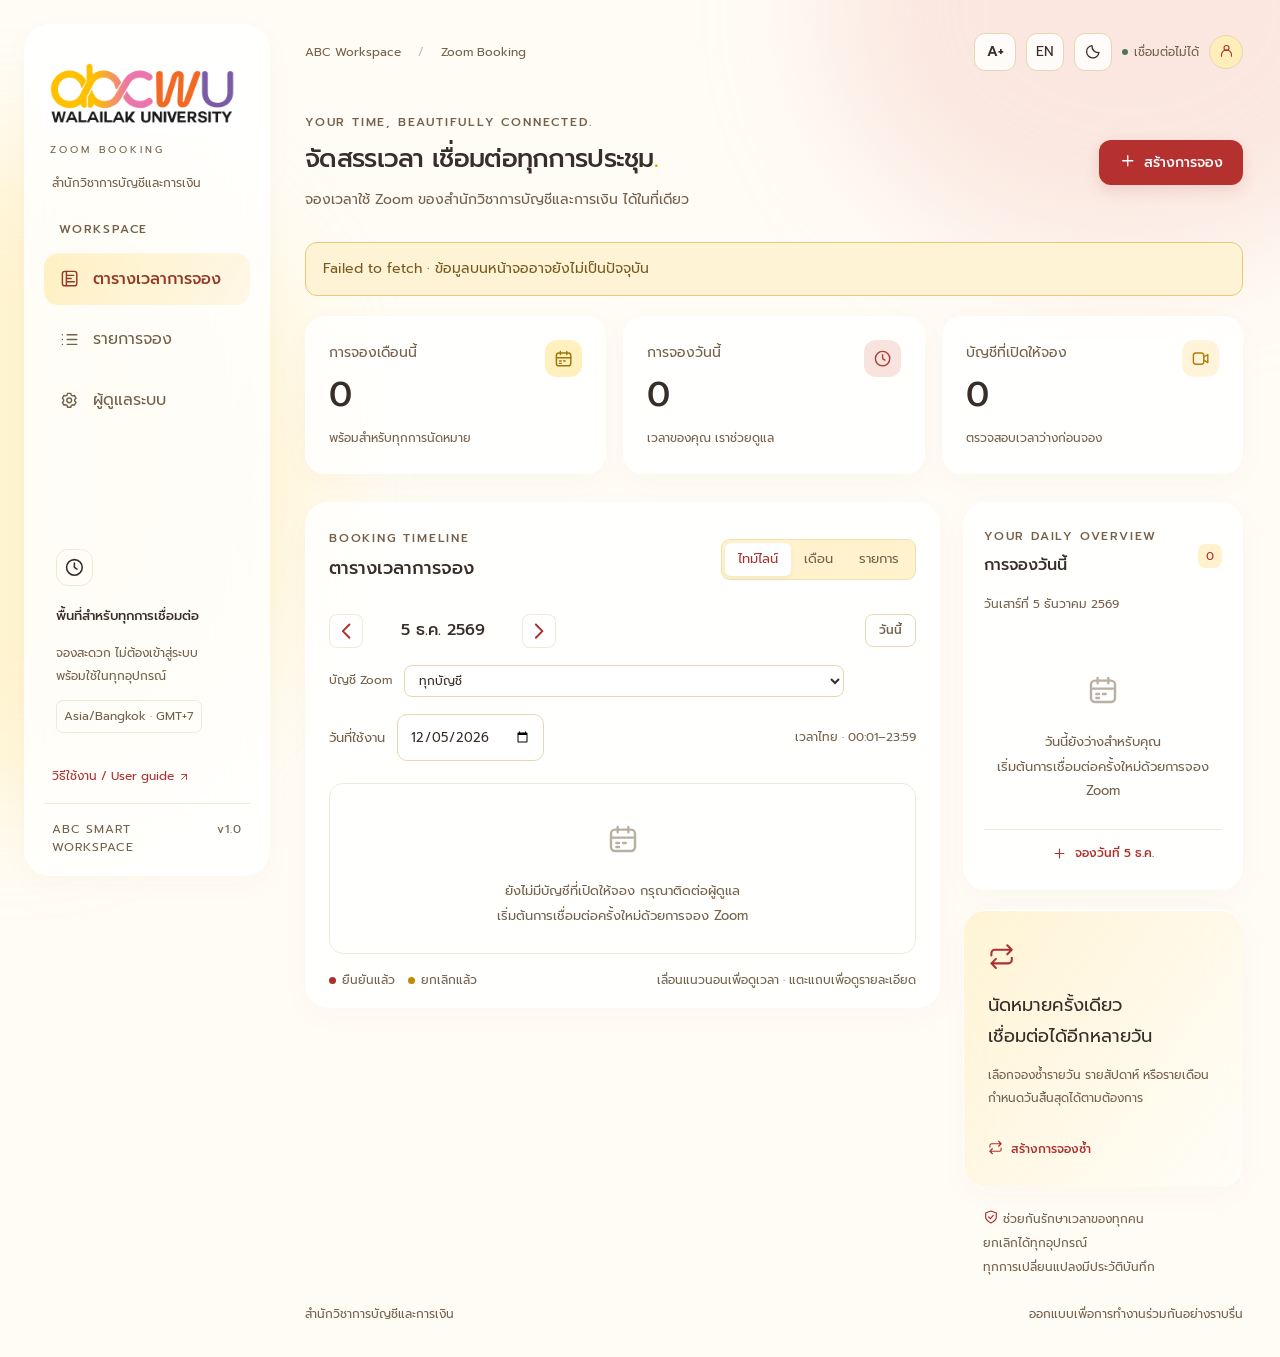
<file: index.html>
<!doctype html>
<html lang="th"><head><meta charset="utf-8"><meta name="viewport" content="width=device-width,initial-scale=1"><meta name="theme-color" content="#fff9e7"><title>ABC Zoom · ระบบจอง Zoom</title><link rel="preconnect" href="https://fonts.googleapis.com"><link rel="preconnect" href="https://fonts.gstatic.com" crossorigin><link href="https://fonts.googleapis.com/css2?family=Prompt:wght@300;400;500;600;700&display=swap" rel="stylesheet"><link rel="stylesheet" href="style.css"><script src="config.js"></script><script type="module" src="app.js"></script></head>
<body><div class="ambient one"></div><div class="ambient two"></div>
<div class="shell"><aside class="sidebar glass"><a class="brand" href="./"><span class="logo-wrap"><img class="school-logo" src="logo.png" alt="สำนักวิชาการบัญชีและการเงิน มหาวิทยาลัยวลัยลักษณ์"></span><span class="brand-sub">ZOOM BOOKING</span></a><div class="school">สำนักวิชาการบัญชีและการเงิน</div><div class="nav-label">WORKSPACE</div><nav><button class="nav active" id="nav-calendar"><span data-icon="timeline"></span> ตารางเวลาการจอง</button><button class="nav" id="nav-list"><span data-icon="list"></span> รายการจอง</button><button class="nav" id="nav-admin"><span data-icon="settings"></span> ผู้ดูแลระบบ</button></nav><div class="sidebar-bottom"><div class="mini-icon" data-icon="clock"></div><b>พื้นที่สำหรับทุกการเชื่อมต่อ</b><p>จองสะดวก ไม่ต้องเข้าสู่ระบบ<br>พร้อมใช้ในทุกอุปกรณ์</p><span class="timezone">Asia/Bangkok · GMT+7</span></div><a class="setup-link" href="setup.html">วิธีใช้งาน / User guide <span data-icon="external"></span></a><div class="version">ABC SMART WORKSPACE <span>v1.0</span></div></aside>
<main><header class="topbar"><div class="breadcrumb">ABC Workspace <span>/</span> Zoom Booking</div><div class="top-actions"><button class="utility" id="text-size" aria-label="ปรับขนาดตัวอักษร">A+</button><button class="utility" id="toggle-language" aria-label="Switch language">EN</button><button class="utility" id="toggle-theme" aria-label="สลับธีม">☾</button><span class="status" id="connection-status">กำลังเชื่อมต่อ</span><button class="avatar" id="admin-shortcut" aria-label="ผู้ดูแลระบบ"><span data-icon="user"></span></button></div></header>
<section class="heading"><div><div class="eyebrow">YOUR TIME, BEAUTIFULLY CONNECTED.</div><h1>จัดสรรเวลา เชื่อมต่อทุกการประชุม<span class="mint-dot">.</span></h1><p>จองเวลาใช้ Zoom ของสำนักวิชาการบัญชีและการเงิน ได้ในที่เดียว</p></div><button class="primary" id="new-booking"><span data-icon="plus"></span> สร้างการจอง</button></section>
<div class="notice" id="notice" hidden></div>
<section class="stats"><article class="glass stat"><div><span>การจองเดือนนี้</span><b id="stat-total">—</b><small>พร้อมสำหรับทุกการนัดหมาย</small></div><span class="stat-icon" data-icon="calendar"></span></article><article class="glass stat"><div><span>การจองวันนี้</span><b id="stat-today">—</b><small>เวลาของคุณ เราช่วยดูแล</small></div><span class="stat-icon blue" data-icon="clock"></span></article><article class="glass stat"><div><span>บัญชีที่เปิดให้จอง</span><b id="stat-accounts">—</b><small>ตรวจสอบเวลาว่างก่อนจอง</small></div><span class="stat-icon violet" data-icon="video"></span></article></section>
<div class="workspace" id="calendar-view"><section class="glass calendar-panel" id="schedule-panel"><div class="panel-header"><div><div class="eyebrow">BOOKING TIMELINE</div><h2 id="schedule-title">ตารางเวลาการจอง</h2></div><div class="segmented"><button class="selected" id="gantt-mode">ไทม์ไลน์</button><button id="month-mode">เดือน</button><button id="list-mode">รายการ</button></div></div><div class="calendar-toolbar"><div class="month-nav"><button id="prev" aria-label="เดือนก่อนหน้า"><span data-icon="left"></span></button><h3 id="month-title"></h3><button id="next" aria-label="เดือนถัดไป"><span data-icon="right"></span></button></div><button class="secondary small" id="today">วันนี้</button></div><label class="account-filter">บัญชี Zoom <select id="filter-account"><option value="">ทุกบัญชี</option></select></label><div id="gantt-view"><div class="gantt-date-row"><label for="gantt-date">วันที่ใช้งาน</label><input type="date" id="gantt-date"><span id="gantt-timezone">เวลาไทย · 00:01–23:59</span></div><div class="gantt-scroll"><div id="gantt"></div></div><div class="gantt-legend"><span><i class="legend-dot"></i> ยืนยันแล้ว</span><span><i class="legend-dot pink"></i> ยกเลิกแล้ว</span><span id="gantt-hint">เลื่อนแนวนอนเพื่อดูเวลา · แตะแถบเพื่อดูรายละเอียด</span></div></div><div id="month-view" hidden><div class="weekdays"><span>อา.</span><span>จ.</span><span>อ.</span><span>พ.</span><span>พฤ.</span><span>ศ.</span><span>ส.</span></div><div class="calendar-grid" id="calendar"></div><div class="calendar-footer"><span><i class="legend-dot"></i> มีการจอง</span><span><i class="legend-dot outline"></i> วันที่เลือก</span><small>แตะวันที่เพื่อดูรายละเอียด</small></div></div></section>
<aside class="right-column"><section class="glass daily-panel"><div class="panel-header"><div><div class="eyebrow">YOUR DAILY OVERVIEW</div><h2 id="selected-title">การจองวันนี้</h2></div><span class="count" id="day-count">0</span></div><p class="muted" id="selected-date"></p><div id="day-list"></div><button class="text-button" id="day-book"><span data-icon="plus"></span> จองในวันนี้</button></section><section class="glass tip"><span class="tip-icon" data-icon="repeat"></span><h3>นัดหมายครั้งเดียว<br>เชื่อมต่อได้อีกหลายวัน</h3><p>เลือกจองซ้ำรายวัน รายสัปดาห์ หรือรายเดือน กำหนดวันสิ้นสุดได้ตามต้องการ</p><button class="text-button" id="repeat-book"><span data-icon="repeat"></span> สร้างการจองซ้ำ</button></section><div class="privacy-note"><span data-icon="shield"></span> ช่วยกันรักษาเวลาของทุกคน<br><span>ยกเลิกได้ทุกอุปกรณ์<br>ทุกการเปลี่ยนแปลงมีประวัติบันทึก</span></div></aside></div>
<section class="glass list-panel" id="list-view" hidden><div class="panel-header"><h2>รายการจอง</h2><input id="search" type="search" placeholder="ค้นหาชื่อผู้จอง / หัวข้อ" aria-label="ค้นหารายการจอง"></div><p class="muted">รายการในเดือนที่เลือก · เวลาประเทศไทย</p><div id="all-list"></div></section>
<section class="glass admin-panel" id="admin-view" hidden><div class="panel-header"><div><div class="eyebrow">ADMINISTRATION</div><h2>ผู้ดูแลระบบ</h2></div><button class="secondary" id="logout" hidden><span data-icon="logout"></span> ออกจากระบบ</button></div><form id="login-form" class="form narrow"><p class="muted">เข้าสู่ระบบสำหรับผู้ดูแล</p><label>อีเมล<input name="email" type="email" autocomplete="username" required></label><label>รหัสผ่าน<input name="password" type="password" autocomplete="current-password" required></label><button class="primary">เข้าสู่ระบบ</button></form><div id="admin-content" hidden><div class="admin-grid"><div><div class="account-heading"><h3>จัดการบัญชี Zoom</h3><button type="button" class="secondary small" id="add-account"><span data-icon="plus"></span> เพิ่มบัญชี</button></div><p class="muted">เลือกบัญชีเพื่อแก้ไขข้อมูลสำหรับปีงบประมาณใหม่ ประวัติการจองเดิมจะยังอยู่ครบ</p><div id="account-list"></div><form id="account-form" class="form"><h4 id="account-form-title">เพิ่มบัญชี Zoom</h4><p class="field-hint" id="account-edit-hint"></p><label>รหัสบัญชี<input name="account_id" required maxlength="100" placeholder="เช่น zoom-01"></label><label>ชื่อแสดงผล<input name="branch" required maxlength="150" placeholder="เช่น Zoom สำนักวิชา 01"></label><label>ปีงบประมาณ (พ.ศ.)<input name="fiscal_year" type="number" min="2400" max="3000" placeholder="เช่น 2570"></label><label>อีเมล Zoom<input name="email" type="email" required></label><label>รหัสผ่าน Zoom (เว้นว่างเพื่อใช้ค่าเดิม)<span class="password-field"><input name="password" id="zoom-account-password" type="password" autocomplete="new-password" maxlength="200"><button class="password-toggle" type="button" id="toggle-account-password" aria-label="แสดงรหัสผ่าน"><span data-icon="eye"></span></button></span></label><label>สถานะ<select name="status"><option value="ACTIVE">เปิดให้จอง</option><option value="INACTIVE">ปิดให้จอง</option></select></label><div class="account-actions"><button class="primary" type="submit"><span data-icon="save"></span> บันทึกบัญชี</button><button class="secondary" id="reset-account" type="button">ยกเลิกการแก้ไข</button></div><p class="form-error" id="account-error" role="alert"></p></form></div><div><h3>ประวัติการเปลี่ยนแปลง</h3><p class="muted">ล่าสุด 300 รายการ · ชื่อผู้ใช้งานทั่วไปเป็นข้อมูลที่กรอกเอง<br>ผู้ดูแลที่ยืนยันแล้วจะแสดงรหัสบัญชี</p><button id="export-logs" class="secondary small"><span data-icon="download"></span> ดาวน์โหลดประวัติ JSON</button><div id="audit-list"></div></div></div></div></section>
<footer>สำนักวิชาการบัญชีและการเงิน <span>ออกแบบเพื่อการทำงานร่วมกันอย่างราบรื่น</span></footer></main></div>
<dialog id="booking-dialog"><form id="booking-form" class="form"><div class="dialog-header"><div><div class="eyebrow">LET’S MAKE TIME</div><h2>สร้างการจอง Zoom</h2></div><button type="button" class="close" data-close aria-label="ปิด"><span data-icon="close"></span></button></div><div class="form-row"><label>ชื่อผู้จอง *<input name="name" required minlength="2" maxlength="150" autocomplete="name" placeholder="ชื่อและนามสกุล"></label><label>บัญชี Zoom *<select name="account_id" required id="booking-account"></select></label></div><label>หัวข้อการใช้งาน *<input name="topic" required minlength="2" maxlength="150" placeholder="เช่น ประชุมคณะกรรมการสำนักวิชา"></label><label>วัตถุประสงค์การใช้งาน *<textarea name="purpose" required minlength="2" maxlength="500" rows="2" placeholder="รายละเอียดการประชุม / การเรียนการสอน"></textarea></label><div class="form-row three"><label>วันที่ *<input type="date" name="date" required></label><label>เวลาเริ่ม *<input type="time" name="start" min="00:01" max="23:58" value="09:00" required></label><label>เวลาสิ้นสุด *<input type="time" name="end" min="00:02" max="23:59" value="10:00" required></label></div><p class="field-hint">เวลาไทย 00:01–23:59 น. · จองข้ามวันให้แยกรายการ</p><label>การจองซ้ำ<select name="repeat" id="repeat"><option value="none">ไม่จองซ้ำ</option><option value="daily">รายวัน</option><option value="weekly">รายสัปดาห์</option><option value="monthly">รายเดือน</option></select></label><div id="repeat-options" hidden><div class="form-row"><label>ทุก ๆ<input name="interval" type="number" min="1" max="12" value="1"></label><label>สิ้นสุดวันที่<input name="until" type="date"></label></div><div id="weekdays-input" class="weekday-options" hidden></div><p class="field-hint">สูงสุด 100 ครั้ง ภายใน 180 วัน · รายเดือนจะข้ามเดือนที่ไม่มีวันตรงกัน</p><p id="repeat-summary" class="repeat-summary"></p></div><div class="form-notice">ยกเลิกได้จากทุกอุปกรณ์ เพียงกรอกชื่อผู้ยกเลิกและเหตุผล ระบบบันทึกประวัติให้ผู้ดูแลตรวจสอบ</div><p class="form-error" id="booking-error" role="alert"></p><div class="dialog-actions"><button type="button" class="secondary" data-close>กลับ</button><button class="primary" id="submit-booking">ยืนยันการจอง</button></div></form></dialog>
<dialog id="detail-dialog"><div class="dialog-header"><h2>รายละเอียดการจอง</h2><button class="close" data-close aria-label="ปิด"><span data-icon="close"></span></button></div><div id="booking-detail"></div></dialog>
<dialog id="cancel-dialog"><form id="cancel-form" class="form"><div class="dialog-header"><h2>ยกเลิกการจอง</h2><button type="button" class="close" data-close aria-label="ปิด"><span data-icon="close"></span></button></div><label>ชื่อผู้ยกเลิก *<input name="name" minlength="2" maxlength="150" required></label><label>เหตุผลที่ยกเลิก *<textarea name="reason" minlength="2" maxlength="500" required></textarea></label><label>รายการที่จะยกเลิก<select name="scope"><option value="one">เฉพาะครั้งนี้</option><option value="future">ครั้งนี้และครั้งถัดไปในชุด</option><option value="all">ทุกครั้งในชุดที่ยังไม่เริ่ม</option></select></label><p class="form-notice">บันทึกชื่อ เวลา เหตุผล และข้อมูลตรวจสอบเครือข่ายแบบแฮชในประวัติ ผู้ดูแลสามารถตรวจสอบได้</p><p class="form-error" id="cancel-error" role="alert"></p><button class="danger">ยืนยันยกเลิก</button></form></dialog>
<dialog id="receipt-dialog"><div class="dialog-header"><h2>จองสำเร็จ ✓</h2></div><p id="receipt-count"></p><p>จองสำเร็จแล้ว ยกเลิกได้ทุกอุปกรณ์โดยไม่ต้องใช้รหัส</p><div id="receipt-credentials" class="credentials"></div><p class="muted">เปิดรายการจอง กรอกชื่อผู้ยกเลิกและเหตุผล แล้วกดยืนยัน ระบบเก็บประวัติทุกครั้ง</p><div class="dialog-actions"><button class="secondary" id="download-receipt"><span data-icon="download"></span> ดาวน์โหลดหลักฐาน</button><button class="primary" data-close>เรียบร้อย</button></div></dialog>
<dialog id="credentials-dialog"><form id="credentials-form" class="form"><div class="dialog-header"><h2 data-credential-title>ข้อมูลเข้าสู่ระบบ Zoom</h2><button type="button" class="close" data-close aria-label="ปิด"><span data-icon="close"></span></button></div><button class="primary" id="reveal-credentials">เปิดดูข้อมูล</button><p id="credentials-error" class="form-error" role="alert"></p><div id="credentials-result" class="credentials" hidden></div></form></dialog><div id="toast" role="status" hidden></div></body></html>
</file>
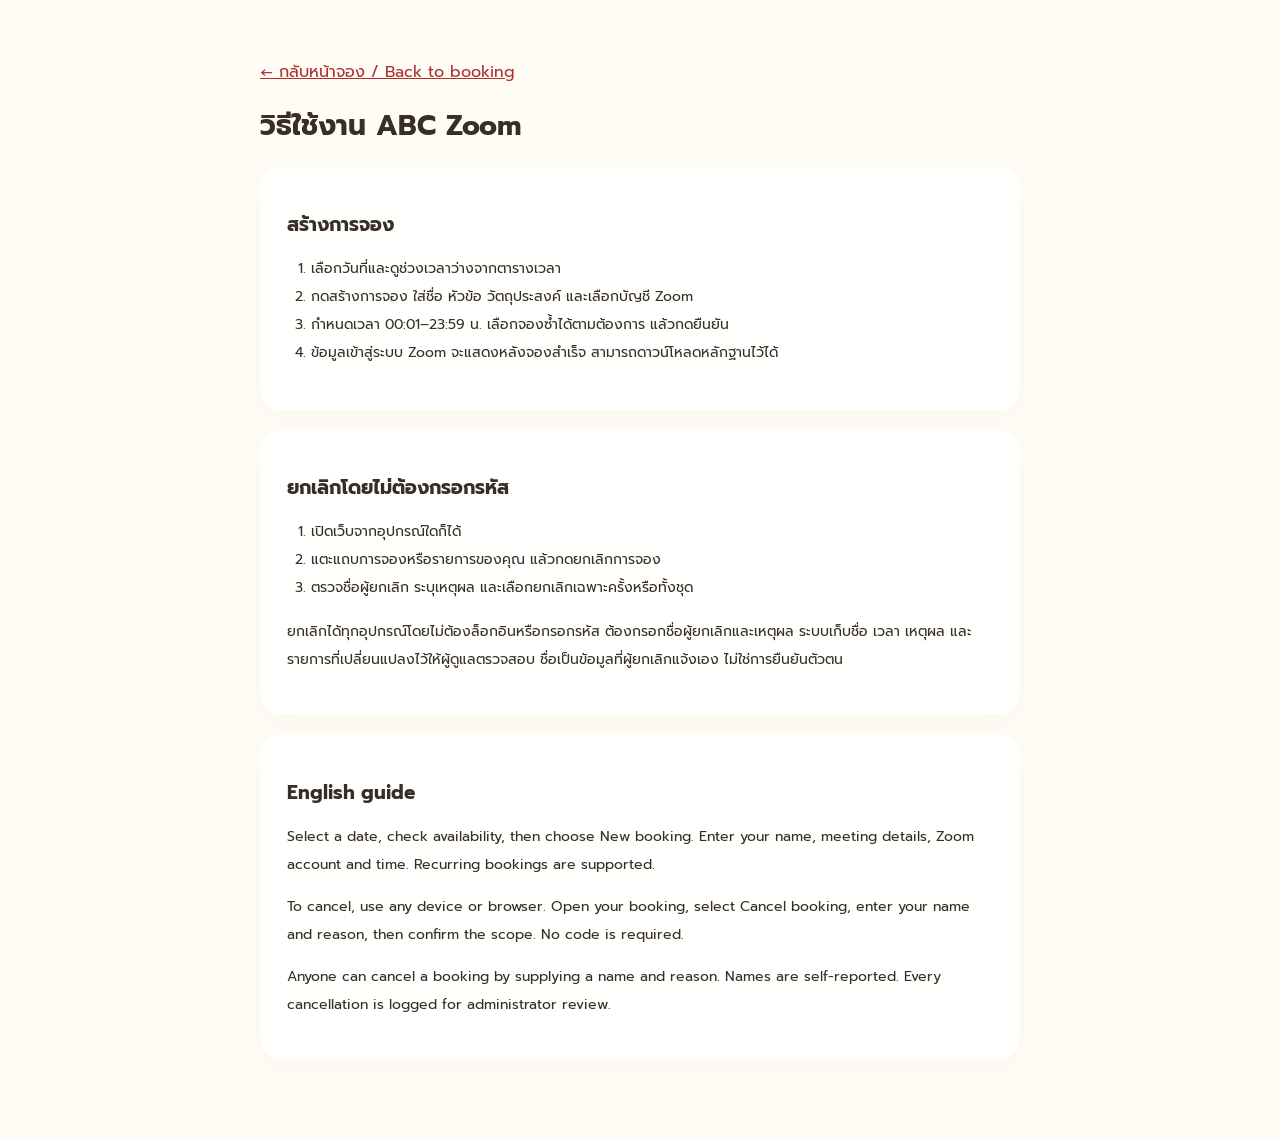
<file: setup.html>
<!doctype html><html lang="th"><head><meta charset="utf-8"><meta name="viewport" content="width=device-width,initial-scale=1"><title>วิธีใช้งาน · ABC Zoom</title><link href="https://fonts.googleapis.com/css2?family=Prompt:wght@400;500;600&display=swap" rel="stylesheet"><link rel="stylesheet" href="style.css"><style>main{max-width:800px;margin:40px auto;padding:20px}.glass{padding:26px;border-radius:22px;margin:20px 0}h1{font-size:28px}h2{font-size:19px}p,li{line-height:2;font-size:14px}a{color:var(--purple)}ol{padding-left:24px}</style></head><body><main><a href="./">← กลับหน้าจอง / Back to booking</a><h1>วิธีใช้งาน ABC Zoom</h1><section class="glass"><h2>สร้างการจอง</h2><ol><li>เลือกวันที่และดูช่วงเวลาว่างจากตารางเวลา</li><li>กดสร้างการจอง ใส่ชื่อ หัวข้อ วัตถุประสงค์ และเลือกบัญชี Zoom</li><li>กำหนดเวลา 00:01–23:59 น. เลือกจองซ้ำได้ตามต้องการ แล้วกดยืนยัน</li><li>ข้อมูลเข้าสู่ระบบ Zoom จะแสดงหลังจองสำเร็จ สามารถดาวน์โหลดหลักฐานไว้ได้</li></ol></section><section class="glass"><h2>ยกเลิกโดยไม่ต้องกรอกรหัส</h2><ol><li>เปิดเว็บจากอุปกรณ์ใดก็ได้</li><li>แตะแถบการจองหรือรายการของคุณ แล้วกดยกเลิกการจอง</li><li>ตรวจชื่อผู้ยกเลิก ระบุเหตุผล และเลือกยกเลิกเฉพาะครั้งหรือทั้งชุด</li></ol><p>ยกเลิกได้ทุกอุปกรณ์โดยไม่ต้องล็อกอินหรือกรอกรหัส ต้องกรอกชื่อผู้ยกเลิกและเหตุผล ระบบเก็บชื่อ เวลา เหตุผล และรายการที่เปลี่ยนแปลงไว้ให้ผู้ดูแลตรวจสอบ ชื่อเป็นข้อมูลที่ผู้ยกเลิกแจ้งเอง ไม่ใช่การยืนยันตัวตน</p></section><section class="glass" lang="en"><h2>English guide</h2><p>Select a date, check availability, then choose New booking. Enter your name, meeting details, Zoom account and time. Recurring bookings are supported.</p><p>To cancel, use any device or browser. Open your booking, select Cancel booking, enter your name and reason, then confirm the scope. No code is required.</p><p>Anyone can cancel a booking by supplying a name and reason. Names are self-reported. Every cancellation is logged for administrator review.</p></section></main></body></html>
</file>
<file: style.css>
:root{--ink:#1d393c;--muted:#78908e;--mint:#387c69;--line:rgba(62,100,92,.12);--glass:rgba(255,255,255,.64)}*{box-sizing:border-box}body{margin:0;background:#edf3f1;color:var(--ink);font:14px 'Prompt',sans-serif;min-height:100vh}button,input,select,textarea{font:inherit}button,a,input,select,textarea{-webkit-tap-highlight-color:transparent}button{cursor:pointer}button:disabled{opacity:.45;cursor:wait}button:focus-visible,a:focus-visible{outline:3px solid #579e8e;outline-offset:3px}input:focus,select:focus,textarea:focus{outline:2px solid #76af9e}[hidden]{display:none!important}.ambient{position:fixed;border-radius:50%;filter:blur(65px);z-index:-1;pointer-events:none}.ambient.one{width:600px;height:650px;background:#c3ded0;left:-290px;top:150px;opacity:.75}.ambient.two{width:600px;height:500px;background:#d0dfef;right:-150px;top:-240px;opacity:.8}.glass{background:var(--glass);border:1px solid rgba(255,255,255,.9);box-shadow:0 8px 32px #34594d06,inset 0 1px 0 #fff;backdrop-filter:blur(25px);-webkit-backdrop-filter:blur(25px)}.shell{display:grid;grid-template-columns:246px minmax(0,1fr);gap:35px;max-width:1680px;margin:auto;padding:24px}.sidebar{height:calc(100vh - 48px);min-height:620px;border-radius:26px;padding:31px 19px 18px;position:sticky;top:24px;display:flex;flex-direction:column}.brand{display:flex;gap:12px;align-items:center;color:var(--ink);text-decoration:none;font-size:1.9375rem;font-weight:600;padding:0 9px}.brand-icon{display:grid;place-items:center;background:#d6e7e0;color:#386b59;width:45px;height:48px;border-radius:15px;font-size:2rem;box-shadow:inset 0 1px 2px #fff,0 4px 8px #34594d10}.brand-sub{display:block;letter-spacing:1.7px;font-size:0.75rem;font-weight:400}.school{font-size:0.75rem;color:#6e8580;margin:20px 8px 42px;white-space:nowrap}.nav-label,.eyebrow{font-size:0.75rem;letter-spacing:1.8px;font-weight:500;color:#7c9690}.nav-label{padding:0 15px;margin-bottom:14px}.nav{width:100%;text-align:left;border:0;background:none;padding:14px 16px;border-radius:14px;color:#728985;margin-bottom:8px;display:flex;gap:14px;align-items:center}.nav span{font-size:1.4375rem}.nav.active{background:linear-gradient(125deg,#d9e9e2c9,#e7f1ec85);box-shadow:inset 0 1px 0 #fff,0 3px 9px #274d4010;color:#2e6755;font-weight:500}.sidebar-bottom{margin-top:auto;padding:30px 12px 26px}.mini-icon{border:1px solid #b9d3c7;width:37px;height:37px;border-radius:12px;display:grid;place-items:center;font-size:1.5625rem;margin-bottom:15px}.sidebar-bottom b{font-size:0.8125rem;font-weight:500}.sidebar-bottom p{color:#7d918b;font-size:0.75rem;line-height:1.9}.timezone{display:inline-block;border:1px solid #dbe5e1;padding:5px 7px;border-radius:7px;font-size:0.75rem;color:#7d918b}.version{padding:16px 8px 0;border-top:1px solid var(--line);font-size:0.75rem;letter-spacing:1px;color:#a1afaa;display:flex;justify-content:space-between}main{min-width:0;padding-right:13px}.topbar{display:flex;justify-content:space-between;align-items:center;height:53px;margin-bottom:33px}.breadcrumb{font-size:0.75rem;color:#859791}.breadcrumb span{margin:0 13px;color:#b3c1bb}.top-actions{display:flex;align-items:center;gap:19px}.status{font-size:0.75rem;color:#648479;display:flex;gap:6px;align-items:center}.status:before{content:'';width:6px;height:6px;background:#6fa88f;border-radius:50%}.avatar{width:34px;height:34px;border:1px solid #fff;background:#d7e4de;border-radius:50%;color:#537568;font-size:0.75rem}.heading{display:flex;justify-content:space-between;gap:20px;align-items:center;margin-bottom:30px}.heading h1{font-size:clamp(22px,2.25vw,34px);letter-spacing:-.7px;font-weight:500;margin:8px 0 10px}.mint-dot{color:#7ba690}.heading p{font-size:0.8125rem;color:#82938e;margin:0}.primary,.secondary,.danger{border:0;padding:12px 20px;border-radius:12px;font-size:0.875rem;font-weight:500;white-space:nowrap}.primary{background:#2e6658;color:white;box-shadow:0 6px 15px #2e665824,inset 0 1px 0 #ffffff30}.primary:hover{background:#245446}.primary span{font-size:1.25rem;margin-right:7px}.secondary{border:1px solid #dce6e0;background:#ffffff85;color:#688176}.small{padding:6px 13px;font-size:0.75rem;border-radius:8px}.danger{background:#af514c;color:white}.notice{padding:13px 17px;border:1px solid #e5d3ad;background:#fff8e3;border-radius:12px;margin-bottom:20px;font-size:0.875rem;line-height:1.9}.stats{display:grid;grid-template-columns:repeat(3,1fr);gap:17px;margin-bottom:28px}.stat{border-radius:20px;padding:23px;display:flex;justify-content:space-between;gap:10px}.stat span:not(.stat-icon){color:#7c918a;font-size:0.8125rem}.stat b{font-size:2.125rem;line-height:1.3;display:block;font-weight:500;margin:8px 0}.stat small{font-size:0.75rem;color:#91a29a}.stat-icon{background:#dfede5;color:#729d84;display:grid;place-items:center;width:37px;height:37px;font-size:1.3125rem;border-radius:12px}.stat-icon.blue{background:#e6eef7;color:#7894ab}.stat-icon.violet{background:#eeeaf3;color:#9a8cae}.workspace{display:grid;grid-template-columns:minmax(0,1fr) 280px;gap:23px;align-items:start}.calendar-panel{border-radius:23px;overflow:hidden;padding:26px 23px 14px}.panel-header{display:flex;justify-content:space-between;align-items:center;gap:15px}.panel-header h2{font-size:1.125rem;font-weight:500;margin:7px 0}.segmented{display:flex;border:1px solid #e4eae6;border-radius:9px;padding:3px;background:#e8eeea55}.segmented button{border:0;background:none;color:#92a098;font-size:0.75rem;border-radius:6px;padding:6px 13px}.segmented .selected{background:#fff;color:#587667;box-shadow:0 2px 5px #34594d10}.calendar-toolbar{display:flex;justify-content:space-between;align-items:center;margin:24px 0 17px}.month-nav{display:flex;gap:12px;align-items:center}.month-nav h3{font-size:1rem;font-weight:500;min-width:135px;text-align:center;margin:0}.month-nav button{border:1px solid #dfe9e3;background:#ffffff90;width:26px;height:26px;border-radius:8px;color:#82998b;font-size:1.3125rem;line-height:1}.account-filter{display:flex;align-items:center;gap:12px;font-size:0.75rem;color:#8a9e91;margin-bottom:17px}.account-filter select{border:1px solid #e0e9e1;border-radius:8px;font-size:0.75rem;padding:5px 10px;background:#ffffff90;color:#68836f;max-width:75%}.weekdays{display:grid;grid-template-columns:repeat(7,1fr);padding-bottom:14px;text-align:center;color:#8fa195;font-size:0.75rem}.weekdays span:first-child,.weekdays span:last-child{color:#b0bdb3}.calendar-grid{display:grid;grid-template-columns:repeat(7,minmax(0,1fr));border-top:1px solid var(--line);border-left:1px solid var(--line)}.day{border:0;border-right:1px solid var(--line);border-bottom:1px solid var(--line);min-height:87px;padding:9px 6px 5px;background:transparent;text-align:left;color:#607e68;position:relative;min-width:0}.day:hover{background:#e8f1e8}.day.selected{background:#dfeee0a6;box-shadow:inset 0 0 0 1.5px #a6c5aa}.day.other{color:#bcc7bc;background:#e9efea30}.day-number{font-size:0.8125rem;display:grid;place-items:center;width:22px;height:22px;border-radius:50%}.day.is-today .day-number{background:#3b7560;color:#fff}.event-chip{font-size:0.75rem;display:block;margin-top:5px;padding:4px;border-radius:5px;background:#d8e8da;color:#487455;overflow:hidden;text-overflow:ellipsis;white-space:nowrap;line-height:1.3}.event-more{font-size:0.75rem;color:#819384;padding-left:3px}.calendar-footer{display:flex;gap:15px;font-size:0.75rem;color:#91a18f;padding-top:16px;align-items:center}.calendar-footer span{display:flex;align-items:center;gap:5px}.calendar-footer small{margin-left:auto;font-size:0.75rem}.legend-dot{width:5px;height:5px;border-radius:50%;background:#8eaf90}.legend-dot.outline{background:none;border:1px solid #8eaf90}.right-column{display:flex;flex-direction:column;gap:19px}.daily-panel{padding:24px 20px 12px;border-radius:23px}.daily-panel h2{font-size:1rem}.count{font-size:0.75rem;display:grid;place-items:center;width:24px;height:24px;border-radius:8px;color:#73927a;background:#e2ece2}.muted{font-size:0.8125rem;color:#8a9c8e;line-height:1.8}.daily-panel>.muted{font-size:0.75rem;margin:9px 0 20px}.empty{padding:24px 5px 25px;text-align:center;color:#91a18f;font-size:0.8125rem;line-height:1.9}.empty-icon{font-size:2rem;opacity:.5;margin-bottom:10px}.empty b{display:block;color:#6b8770;font-weight:400}.booking-card{width:100%;text-align:left;background:#fff9;border:1px solid #e2ebe2;border-radius:13px;padding:14px;margin-bottom:10px;color:var(--ink)}.booking-card small{color:#7d9b85;font-size:0.75rem}.booking-card b{display:block;font-size:0.8125rem;font-weight:500;margin:8px 0;overflow-wrap:anywhere}.booking-card p{font-size:0.75rem;color:#91a18f;margin:0}.text-button{font-size:0.75rem;font-weight:500;border:0;background:none;color:#648a6d;padding:14px 0}.daily-panel>.text-button{width:100%;border-top:1px solid var(--line);text-align:center}.tip{border-radius:22px;padding:24px;background:linear-gradient(130deg,#e2eee6b3,#f7f9f2a8)}.tip-icon{font-size:1.75rem;color:#86a88d;display:block}.tip h3{font-size:1.125rem;font-weight:400;line-height:1.7;margin:13px 0}.tip p{font-size:0.75rem;line-height:1.9;color:#8aa18a}.tip .text-button{padding-bottom:0}.privacy-note{padding:1px 20px;color:#7c957e;font-size:0.75rem;line-height:2}.privacy-note span{font-size:0.75rem;color:#9aaa95}footer{margin:25px 0 10px;font-size:0.75rem;color:#9baa9c;display:flex;justify-content:space-between}.list-panel,.admin-panel{padding:28px;border-radius:23px;min-height:400px}.list-panel #all-list{display:grid;grid-template-columns:repeat(3,minmax(0,1fr));gap:15px;margin-top:20px}input,textarea,select{border:1px solid #dce6df;border-radius:10px;background:#ffffffa6;padding:10px 12px;color:#365b46;width:100%;min-width:0}input::placeholder,textarea::placeholder{color:#a5b1a7;font-size:0.8125rem}#search{max-width:230px}.form{display:flex;flex-direction:column;gap:17px}.form label{display:flex;flex-direction:column;gap:7px;font-size:0.8125rem;color:#65856c}.form-row{display:grid;grid-template-columns:1fr 1fr;gap:17px}.form-row.three{grid-template-columns:1.3fr 1fr 1fr}.form .field-hint{font-size:0.75rem;color:#94a48f;margin:-8px 0 0;line-height:1.8}.form-notice{font-size:0.75rem;background:#edf3eb;color:#7d947b;padding:12px;border-radius:10px;line-height:1.9}.form-error{color:#a74343;font-size:0.8125rem;margin:0;line-height:1.8}.narrow{max-width:380px;margin-top:25px}.admin-grid{display:grid;grid-template-columns:minmax(220px,.8fr) 1.2fr;gap:40px;margin-top:28px}.admin-grid h3{font-size:1rem;font-weight:500}.admin-grid .booking-card{display:block}.log{padding:15px 0;border-bottom:1px solid var(--line);font-size:0.75rem;overflow-wrap:anywhere}.log b{font-weight:500;color:#587a62}.log p{margin:5px 0;color:#8a9d8c}.log small{color:#97a694}dialog{border:1px solid #fff;background:#f4f8f3f5;backdrop-filter:blur(30px);border-radius:24px;box-shadow:0 24px 100px #1d393c33;width:min(600px,calc(100% - 30px));padding:28px;color:var(--ink);max-height:90dvh;overflow:auto}dialog::backdrop{background:#1c372b40;backdrop-filter:blur(7px)}.dialog-header{display:flex;justify-content:space-between;align-items:center;margin-bottom:6px;gap:15px}.dialog-header h2{font-size:1.375rem;font-weight:500;margin:5px 0}.close{border:1px solid #dde7de;border-radius:50%;background:#fff8;color:#8aa48a;width:30px;height:30px;font-size:1.375rem;flex-shrink:0}.dialog-actions{display:flex;justify-content:flex-end;gap:12px;margin-top:5px}.weekday-options{display:flex;gap:9px;flex-wrap:wrap;margin:15px 0}.weekday-options label{flex-direction:row;align-items:center;font-size:0.8125rem}.weekday-options input{width:auto;accent-color:#3b7560}.repeat-summary{font-size:0.8125rem;color:#4a7a55}.detail-row{display:flex;gap:20px;padding:12px 0;border-bottom:1px solid var(--line);font-size:0.875rem;overflow-wrap:anywhere}.detail-row span{color:#91a28d;min-width:80px}.detail-row b{font-weight:400}.cancelled{opacity:.55}#receipt-code{display:block;background:#e2ece0;padding:15px;font-size:0.875rem;word-break:break-all;border-radius:12px;user-select:all}#receipt-dialog p{font-size:0.875rem;line-height:1.8}#toast{position:fixed;bottom:25px;left:50%;transform:translateX(-50%);background:#2e6658;color:#fff;padding:13px 25px;border-radius:14px;font-size:0.875rem;box-shadow:0 5px 20px #1d393c30;z-index:100}
@media(min-width:1450px){.workspace{grid-template-columns:minmax(0,1fr) 320px}.day{min-height:108px}.heading{margin-bottom:40px}}
@media(max-width:1150px){.shell{grid-template-columns:200px minmax(0,1fr);gap:22px;padding:18px}.sidebar{padding:25px 12px;height:calc(100vh - 36px);top:18px}.school{font-size:0.75rem}.nav{font-size:0.875rem;padding:12px}.workspace{grid-template-columns:minmax(0,1fr) 235px;gap:17px}.calendar-panel{padding:20px 13px 14px}.stat{padding:18px 15px}.heading h1{font-size:1.625rem}.heading p{font-size:0.75rem}.day{min-height:76px}.sidebar-bottom{padding:20px 8px}.calendar-footer{gap:10px}.calendar-footer small{display:none}.daily-panel{padding:22px 15px}.tip{padding:22px 18px}}
@media(max-width:950px){.shell{grid-template-columns:165px minmax(0,1fr);gap:20px}.brand{padding:0 2px;font-size:1.6875rem;gap:8px}.brand-icon{width:37px;height:41px}.brand-sub{font-size:0.75rem}.school{font-size:0.75rem;padding:0;margin-left:2px}.nav{font-size:0.8125rem;gap:8px}.nav span{font-size:1.25rem}.workspace{grid-template-columns:1fr}.right-column{display:grid;grid-template-columns:1fr 1fr}.privacy-note{display:none}.day{min-height:87px}.topbar{margin-bottom:22px}.stats{gap:10px}.stat{padding:16px 12px}.stat-icon{display:none}.stat small{font-size:0.75rem}.heading{align-items:flex-start}.heading h1{font-size:1.5625rem}.primary{padding:12px 15px}.heading>.primary{font-size:0.75rem;margin-top:20px}.list-panel #all-list{grid-template-columns:1fr 1fr}.admin-grid{grid-template-columns:1fr}.version{font-size:0.75rem}}
@media(max-width:650px){.shell{display:block;padding:14px}.sidebar{height:auto;min-height:0;position:static;padding:13px 15px;border-radius:20px;display:flex;flex-direction:row;align-items:center;justify-content:space-between}.brand{font-size:1.4375rem;gap:8px}.brand-icon{height:34px;width:34px;font-size:1.5625rem;border-radius:11px}.brand-sub{font-size:0.75rem;letter-spacing:1px}.school,.nav-label,.sidebar-bottom,.version{display:none}.sidebar nav{display:flex;gap:3px}.nav{font-size:0;width:auto;padding:10px;margin:0;gap:0}.nav span{font-size:1.375rem}.topbar{height:45px;margin-bottom:20px}.topbar .breadcrumb{font-size:0.75rem}.top-actions{gap:10px}.status{font-size:0.75rem}.avatar{width:28px;height:28px}main{padding:0}.heading{flex-wrap:wrap;gap:13px;margin-bottom:20px}.heading h1{font-size:1.6875rem;margin:8px 0}.heading p{font-size:0.75rem;line-height:1.9}.heading>.primary{margin:0;width:100%;font-size:0.875rem}.eyebrow{font-size:0.75rem}.stats{gap:8px;margin-bottom:18px}.stat{padding:13px 9px;border-radius:15px}.stat span:not(.stat-icon){font-size:0.75rem}.stat b{font-size:1.75rem;margin:8px 0 2px}.stat small{font-size:0.75rem;line-height:1.6;display:block}.calendar-panel{padding:20px 11px 14px;border-radius:20px}.panel-header h2{font-size:1.0625rem}.segmented button{padding:5px 10px}.calendar-toolbar{margin-top:20px}.day{min-height:69px;padding:6px 3px}.day-number{font-size:0.75rem;width:20px;height:20px}.event-chip{font-size:0.75rem;padding:3px 2px}.event-more{font-size:0.75rem}.weekdays{font-size:0.75rem}.right-column{grid-template-columns:1fr;gap:15px}.tip{display:none}.daily-panel{padding:20px}.daily-panel>.muted{margin-bottom:10px}.empty{padding:15px}.empty-icon{font-size:1.625rem;margin:0}.calendar-footer{font-size:0.75rem}.list-panel,.admin-panel{padding:20px 15px}.list-panel #all-list{grid-template-columns:1fr;gap:8px}.list-panel .panel-header{align-items:flex-start;flex-direction:column}#search{max-width:none}footer{font-size:0.75rem}footer span{display:none}.form-row,.form-row.three{gap:12px}.form-row:not(.three){grid-template-columns:1fr}.form-row.three{grid-template-columns:1fr 1fr}.form-row.three label:first-child{grid-column:1/-1}dialog{padding:22px 18px;border-radius:20px}.dialog-header h2{font-size:1.25rem}.dialog-actions{flex-wrap:wrap}.form input,.form select,.form textarea{font-size:1.125rem}.admin-grid{gap:25px}.notice{font-size:0.75rem}.booking-card b{font-size:0.875rem}}
@media(prefers-reduced-motion:reduce){*{scroll-behavior:auto!important}}
/* Purple / rose liquid-glass system, with explicit light and dark surfaces. */
:root{color-scheme:light;--ink:#302443;--muted:#756582;--mint:#8754b7;--line:#9278ae29;--glass:#ffffffb8;--surface:#fff;--subtle:#f2eaf8;--purple:#8350b3;--rose:#d17aa6;--secondary-ink:#715e80;--field:#ffffffce;--field-border:#d9cce5;--green:#3e826d}
html[data-theme=dark]{color-scheme:dark;--ink:#f0e8fa;--muted:#b5a4c8;--line:#c4a7e72b;--glass:#2c203cbd;--surface:#342644;--subtle:#3b2b4e;--purple:#b98be8;--rose:#e696bf;--secondary-ink:#c2afd3;--field:#372947;--field-border:#69517e;--green:#87c8ac}
body{background:#f4eefb;color:var(--ink)}html[data-theme=dark] body{background:#19121f}.ambient.one{background:#dbbbed;opacity:.55}.ambient.two{background:#edc5de;opacity:.65}html[data-theme=dark] .ambient{opacity:.12}.glass{background:var(--glass);border-color:#ffffff80;box-shadow:inset 0 1px 0 #ffffffa1,0 8px 32px #5a32780a}html[data-theme=dark] .glass{border-color:#d0add62b;box-shadow:inset 0 1px 0 #ffffff0b,0 8px 32px #00000012}.brand-icon{background:#e9dcf3;color:#8958aa}.school,.nav,.sidebar-bottom p,.timezone,.breadcrumb,.heading p,.stat span:not(.stat-icon),.stat small,.eyebrow,.nav-label,.muted,.form label,.form .field-hint,.tip p,.privacy-note,.privacy-note span,footer,.version{color:var(--secondary-ink)}.nav.active{color:var(--purple);background:linear-gradient(115deg,#af7ed52c,#e4a4cb24);box-shadow:inset 0 1px 0 #ffffff60}.mini-icon,.timezone,.version{border-color:var(--line)}.primary{background:#8150aa;color:white;box-shadow:0 6px 17px #8050aa26}.primary:hover{background:#704096}.secondary{background:var(--field);border-color:var(--field-border);color:var(--secondary-ink)}.utility{border:1px solid var(--field-border);background:var(--glass);color:var(--ink);border-radius:11px;min-width:38px;min-height:38px;padding:7px;font-size:0.875rem}.top-actions{gap:10px}.status{color:var(--secondary-ink)}.status:before{background:var(--green)}.avatar{background:var(--subtle);color:var(--purple);border-color:var(--field-border)}.mint-dot{color:var(--rose)}.stat-icon{background:#e9dff2;color:#9965b6}.stat-icon.blue{background:#f3deed;color:#be78a8}.stat-icon.violet{background:#e9e1f6;color:#9970be}.segmented{background:var(--subtle);border-color:var(--line)}.segmented button{color:var(--secondary-ink);font-size:0.8125rem;min-height:33px}.segmented .selected{background:var(--surface);color:var(--purple)}input,select,textarea,.account-filter select{background:var(--field);border-color:var(--field-border);color:var(--ink)}input:focus,select:focus,textarea:focus{outline:2px solid var(--purple)}button:focus-visible,a:focus-visible{outline-color:var(--purple)}input::placeholder,textarea::placeholder{color:var(--muted)}.month-nav button{background:var(--field);border-color:var(--line);color:var(--purple);width:34px;height:34px}.account-filter{color:var(--secondary-ink)}.weekdays{color:var(--secondary-ink)}.weekdays span:first-child,.weekdays span:last-child{color:var(--muted)}.day{color:var(--secondary-ink)}.day:hover{background:#ae85d51c}.day.selected{background:#ae85d52b;box-shadow:inset 0 0 0 1.5px #a37cc7}.day.other{background:#9874b209;color:var(--muted);opacity:.65}.day.is-today .day-number{background:#915dbd}.event-chip{background:#b58ad533;color:var(--purple)}.event-more,.calendar-footer{color:var(--secondary-ink)}.legend-dot{background:var(--purple);width:7px;height:7px;display:inline-block;border-radius:50%;flex-shrink:0}.legend-dot.outline{border-color:var(--purple)}.legend-dot.pink{background:var(--rose)}.daily-panel .count{background:var(--subtle);color:var(--purple)}.empty,.empty b,.booking-card small,.booking-card p{color:var(--secondary-ink)}.booking-card{background:var(--field);border-color:var(--line);color:var(--ink)}.text-button{color:var(--purple);min-height:40px}.tip{background:linear-gradient(130deg,#cba6e52b,#efafd52b)}.tip-icon{color:var(--purple)}.form-notice{background:var(--subtle);color:var(--secondary-ink)}.form-error{color:#b64465}html[data-theme=dark] .form-error{color:#ff9cba}.repeat-summary{color:var(--purple)}.weekday-options input{accent-color:var(--purple)}dialog{background:#faf6fdf7;border-color:var(--field-border)}html[data-theme=dark] dialog{background:#271c33f7}.close{background:var(--field);border-color:var(--field-border);color:var(--ink)}.detail-row span{color:var(--secondary-ink)}#receipt-code{background:var(--subtle)}#toast{background:#75459b}.log b,.log p,.log small{color:var(--secondary-ink)}.notice{background:#fff3db;color:#745620;border-color:#e9cf96}html[data-theme=dark] .notice{background:#443520;color:#f3d499;border-color:#79603a}.gantt-date-row{display:flex;gap:12px;align-items:center;margin:0 0 22px;color:var(--secondary-ink);font-size:0.8125rem;flex-wrap:wrap}.gantt-date-row input{width:auto;min-height:38px}.gantt-date-row>span{font-size:0.75rem;margin-left:auto}.gantt-scroll{overflow:auto;border:1px solid var(--line);border-radius:14px;scrollbar-color:#b89acc transparent;scrollbar-width:thin}.gantt-head,.gantt-row{display:grid;grid-template-columns:135px minmax(660px,1fr);min-width:795px}.gantt-head{height:48px;border-bottom:1px solid var(--line)}.gantt-account-head{padding:16px 13px;font-size:0.8125rem;position:sticky;left:0;z-index:4;background:var(--surface);border-right:1px solid var(--line)}.gantt-hours{position:relative;margin-right:28px}.gantt-hours>span{position:absolute;top:17px;transform:translateX(-50%);font-size:0.75rem;color:var(--secondary-ink);white-space:nowrap}.gantt-hours>span:first-child{transform:translateX(4px)}.gantt-row{border-bottom:1px solid var(--line);min-height:94px}.gantt-row:last-child{border-bottom:0}.gantt-account{padding:14px 13px;position:sticky;left:0;z-index:3;background:var(--surface);border-right:1px solid var(--line);display:flex;flex-direction:column;justify-content:center;gap:4px}.gantt-account>b{font-size:0.875rem;font-weight:500;color:var(--ink)}.gantt-account>span{font-size:0.75rem;color:var(--secondary-ink);overflow:hidden;text-overflow:ellipsis;white-space:nowrap}.gantt-account>small{font-size:0.75rem;color:var(--green)}.gantt-account>small.closed{color:var(--rose)}.gantt-track{position:relative;margin-right:28px;background:repeating-linear-gradient(to right,transparent,transparent calc(100% / 12 - 1px),var(--line) calc(100% / 12 - 1px),var(--line) calc(100% / 12))}.gantt-bar{position:absolute;top:19px;height:34px;border-radius:7px;background:linear-gradient(120deg,#9166c1,#bd79b8);border:1px solid #bd8fdd;color:#fff;box-shadow:0 3px 8px #9873b522;z-index:2;overflow:hidden;min-width:7px;padding:0 5px;text-align:left;transition:filter .12s}.gantt-bar:hover{filter:brightness(1.12)}.gantt-bar span{font-size:0.75rem;white-space:nowrap}.gantt-bar.is-cancelled{top:61px;height:19px;background:#db9eb333;border:1px dashed var(--rose);box-shadow:none;color:var(--secondary-ink)}.gantt-bar.is-cancelled span{text-decoration:line-through;font-size:0.75rem}.now-line{position:absolute;top:0;bottom:0;border-left:1px solid #dd6d9a;z-index:1;pointer-events:none}.now-line:before{content:'';position:absolute;width:5px;height:5px;background:#dd6d9a;border-radius:50%;left:-3px;top:0}.gantt-legend{display:flex;flex-wrap:wrap;align-items:center;gap:13px;color:var(--secondary-ink);font-size:0.75rem;padding:17px 0 3px}.gantt-legend>span{display:flex;align-items:center;gap:6px}.gantt-legend #gantt-hint{margin-left:auto;font-size:0.75rem}.heading h1{font-size:clamp(23px,2vw,30px)}.stat span:not(.stat-icon),.heading p,.booking-card b,.form label,.muted{font-size:0.875rem}.stat small,.eyebrow,.booking-card small,.booking-card p{font-size:0.75rem}.detail-row{line-height:1.9}.utility:hover{border-color:var(--purple)}.nav{min-height:44px}.credentials{background:var(--subtle);padding:16px;border:1px solid var(--line);border-radius:13px;margin:16px 0;font-size:0.875rem;overflow-wrap:anywhere}.credentials h3{font-size:1rem;margin:0 0 12px}.credentials code{display:block;user-select:all;padding:7px 0;color:var(--ink)}html[data-theme=dark] .stat-icon{background:var(--subtle);color:var(--purple)}html[data-theme=dark] .brand-icon{background:var(--subtle);color:var(--purple)}
@media(min-width:1450px){.gantt-head,.gantt-row{grid-template-columns:145px minmax(660px,1fr)}}
@media(max-width:950px){.heading{flex-wrap:wrap}.heading h1{font-size:1.6875rem}.gantt-legend #gantt-hint{width:100%;margin:0}.gantt-date-row>span{margin:0}}
@media(max-width:650px){.top-actions{gap:5px}.utility{min-width:34px;min-height:36px;padding:5px;font-size:0.75rem}.breadcrumb{max-width:35%;line-height:1.7}.status{font-size:0.75rem;max-width:70px}.heading h1{font-size:1.625rem}.heading p{font-size:0.8125rem}.topbar{height:55px;margin-bottom:16px}.gantt-head,.gantt-row{grid-template-columns:108px minmax(660px,1fr);min-width:768px}.gantt-account{padding:12px 9px}.gantt-account-head{padding:16px 9px}.gantt-date-row{gap:8px}.gantt-date-row input{font-size:0.9375rem;max-width:170px}.calendar-panel .panel-header{gap:9px;flex-wrap:wrap}.calendar-panel .panel-header h2{font-size:1.0625rem}.segmented button{font-size:0.75rem;padding:6px 9px;min-height:36px}.month-nav button{width:40px;height:40px}.calendar-toolbar .small{min-height:36px}.gantt-legend{font-size:0.75rem;line-height:1.8}.stat span:not(.stat-icon){font-size:0.75rem}.stat small{font-size:0.75rem}.gantt-date-row>span{font-size:0.75rem}.gantt-head{height:45px}.gantt-row{min-height:92px}.nav{min-width:40px;min-height:44px}}

.school{white-space:normal;line-height:1.8}.setup-link{color:var(--purple);font-size:0.75rem;text-decoration:none;padding:15px 8px;line-height:1.8}@media(max-width:650px){.setup-link{display:none}}
/* School identity: yellow, white and red. Original supplied logo is preserved. */
:root{--ink:#382d27;--muted:#827264;--mint:#ac302f;--line:#aa7e2b29;--glass:#ffffffcf;--surface:#fff;--subtle:#fff2cc;--purple:#ac302f;--rose:#c38a00;--secondary-ink:#74604b;--field:#ffffffdf;--field-border:#e6d7b4;--green:#4d775a}
html[data-theme=dark]{--ink:#fff3dd;--muted:#c7b99c;--line:#eed29827;--glass:#352a24cc;--surface:#34281f;--subtle:#49381e;--purple:#f9a99c;--rose:#f1c75b;--secondary-ink:#d2c0a4;--field:#3c3027;--field-border:#776044;--green:#a6caa4}
body{background:#fffcf5}html[data-theme=dark] body{background:#211a15}.ambient.one{background:#ffdc5d;opacity:.24}.ambient.two{background:#f2c0b8;opacity:.35}.glass{box-shadow:inset 0 1px 0 #fff,0 8px 32px #915a0c07}.nav.active{background:linear-gradient(120deg,#ffe6978c,#fff2dca1);color:#923a28}.primary{background:#b5312f;box-shadow:0 6px 15px #b5312f24}.primary:hover{background:#942725}.mint-dot{color:#e0a000}.stat-icon{background:#fff0bd;color:#9d750d}.stat-icon.blue{background:#f8e3de;color:#af4035}.stat-icon.violet{background:#fff4d9;color:#b17d0c}.tip{background:linear-gradient(125deg,#fff0c6af,#fffdf8c9)}.avatar{background:#ffeeb9;color:#9d382c}.day.is-today .day-number{background:#b23c32}.day.selected{background:#ffdb6833;box-shadow:inset 0 0 0 1.5px #d5ae4d}.day:hover{background:#ffdf6c26}.day.other{background:#f4dfb00a}.event-chip{background:#e6bd632b;color:var(--purple)}.gantt-bar{background:linear-gradient(115deg,#bd4136,#da6d47);border-color:#cf5c44;box-shadow:0 3px 8px #b1483026}.gantt-bar.is-cancelled{background:#e8be402b;border-color:#b28a15;color:var(--secondary-ink)}.now-line{border-color:#b94336}.now-line:before{background:#b94336}.gantt-scroll{scrollbar-color:#d8bb79 transparent}.notice{background:#fff3d5;border-color:#e8c977;color:#785a20}#toast{background:#973d2a}dialog{background:#fffcf4f7}html[data-theme=dark] dialog{background:#2e241cf7}html[data-theme=dark] .nav.active{background:#7551264d;color:#ffdf98}html[data-theme=dark] .tip{background:linear-gradient(120deg,#6547243b,#442d263b)}html[data-theme=dark] .glass{box-shadow:inset 0 1px 0 #ffffff0b,0 8px 32px #00000012}html[data-theme=dark] .avatar{background:#61481f;color:#ffdf98}
.brand{flex-direction:column;gap:10px;padding:0;align-items:flex-start}.logo-wrap{display:block;width:196px;height:76px;overflow:hidden;border-radius:10px;background:#fff;flex-shrink:0}.school-logo{display:block;width:196px;height:auto;transform:translateY(-24px)}.brand .brand-sub{font-size:0.75rem;letter-spacing:3px;color:var(--secondary-ink);padding-left:6px}.school{margin-top:15px}.brand-icon{display:none}
@media(max-width:1150px){.logo-wrap{width:170px;height:65px}.school-logo{width:170px;transform:translateY(-21px)}}
@media(max-width:950px){.logo-wrap{width:135px;height:53px}.school-logo{width:135px;transform:translateY(-16px)}.brand .brand-sub{font-size:0.75rem;letter-spacing:2px}}
@media(max-width:650px){.brand{gap:3px}.logo-wrap{width:125px;height:45px;border-radius:6px}.school-logo{width:125px;transform:translateY(-17px)}.brand .brand-sub{font-size:0.75rem;letter-spacing:1.8px;padding-left:2px}.sidebar{padding:11px 14px}.nav{padding:9px}.gantt-bar{background:linear-gradient(115deg,#bd4136,#da6d47)}}
.sidebar{overflow:auto;scrollbar-width:thin}.sidebar .school{margin-bottom:26px}.sidebar-bottom{padding-top:20px;padding-bottom:18px}

/* User-selectable typography. Standard is larger than the previous layout. */
html{font-size:16px}html[data-text-size=large]{font-size:18px}html[data-text-size=xlarge]{font-size:20px}
body{font-size:1rem;line-height:1.55}.heading h1{font-size:clamp(1.5rem,2vw,2rem);line-height:1.45}.heading p{line-height:1.8}.form label{line-height:1.6}.booking-card b,.booking-card p{line-height:1.7;overflow-wrap:anywhere}.brand .brand-sub{font-size:.625rem}.gantt-bar span{line-height:1.4}.topbar{min-height:56px;height:auto;gap:12px}.top-actions{flex-shrink:0}.gantt-date-row{line-height:1.8}.gantt-hours>span{font-size:.6875rem}.gantt-head{height:52px}.gantt-legend #gantt-hint{font-size:.75rem}.gantt-bar.is-cancelled span{font-size:.6875rem}#text-size{min-width:42px;font-weight:600}.sidebar-bottom{line-height:1.8}.day{min-height:92px}
@media(max-width:650px){.topbar{gap:6px}.top-actions{gap:4px}.breadcrumb{max-width:23%;font-size:.625rem}.utility{min-width:32px;min-height:38px;font-size:.75rem}#text-size{min-width:35px}.status{max-width:68px;font-size:.625rem}.heading h1{font-size:1.5rem}.stat span:not(.stat-icon){font-size:.75rem}.stat small{font-size:.6875rem}.stat{padding:14px 9px}.gantt-date-row>span{font-size:.75rem}.account-filter{flex-wrap:wrap}.brand .brand-sub{font-size:.5rem}.day{min-height:76px}.day-number{font-size:.75rem}}
@media(max-width:420px){html[data-text-size=xlarge] .topbar{flex-wrap:wrap}html[data-text-size=xlarge] .breadcrumb{max-width:100%}.form-row.three{grid-template-columns:1fr}html[data-text-size=xlarge] .stats{grid-template-columns:1fr}.top-actions{max-width:100%}}
/* One cohesive, rounded outline icon set. */
.icon{display:inline-block;width:1.25em;height:1.25em;vertical-align:-.2em;flex-shrink:0;pointer-events:none}.nav>span{display:inline-flex;align-items:center;justify-content:center;font-size:1.25rem}.nav .icon{width:1.2rem;height:1.2rem}.primary,.secondary,.text-button{display:inline-flex;align-items:center;justify-content:center;gap:.5rem}.primary span{font-size:inherit;margin:0}.stat-icon .icon{width:1.2rem;height:1.2rem}.mini-icon .icon{width:1.3rem;height:1.3rem}.tip-icon .icon{width:1.7rem;height:1.7rem}.utility,.avatar,.month-nav button,.close{display:inline-flex;align-items:center;justify-content:center}.close .icon{width:1rem;height:1rem}.empty-icon .icon{width:2rem;height:2rem}.privacy-note>span[data-icon]{display:inline-block;color:var(--purple)}.privacy-note .icon{width:1rem;height:1rem}.setup-link .icon{width:1em;height:1em}.booking-card .booking-topic{font-size:.9rem;color:var(--ink);font-weight:500;margin-top:9px;line-height:1.65}.booking-card .booking-purpose{font-size:.825rem;color:var(--secondary-ink);line-height:1.75;margin-top:7px;white-space:pre-wrap;overflow-wrap:anywhere}.detail-row b{white-space:pre-wrap;overflow-wrap:anywhere}.detail-row{align-items:flex-start}.detail-row>span{flex-shrink:0}.account-heading{display:flex;align-items:center;justify-content:space-between;gap:12px}.account-card{position:relative;padding-right:48px}.account-card .account-edit-icon{position:absolute;right:15px;top:18px;color:var(--purple)}.account-card .edit-caption{display:inline-block;font-size:.75rem;color:var(--purple);margin-top:9px}.account-card:hover{border-color:var(--purple)}#account-form{margin-top:24px;padding-top:20px;border-top:1px solid var(--line);scroll-margin-top:24px}#account-form h4{margin:0;font-size:1rem;font-weight:500}#account-form input[readonly]{background:var(--subtle);color:var(--secondary-ink);cursor:default}.password-field{display:flex;align-items:center;position:relative}.password-field input{padding-right:48px}.password-toggle{position:absolute;right:5px;top:4px;bottom:4px;min-width:36px;background:none;border:0;border-radius:8px;color:var(--secondary-ink);display:grid;place-items:center}.password-toggle:hover{background:var(--subtle)}.account-actions{display:flex;align-items:center;gap:10px;flex-wrap:wrap}.admin-grid>div{min-width:0}#audit-list{max-height:850px;overflow:auto;padding-right:7px}.account-heading h3{margin:0}.booking-card p:empty{display:none}
@media(max-width:650px){.nav .icon{width:1.2rem;height:1.2rem}.nav{gap:0}.account-heading{flex-wrap:wrap}.account-card{padding-right:45px}.account-actions{align-items:stretch}.account-actions button{flex:1}.booking-card .booking-purpose{font-size:.85rem}.admin-grid .form input{font-size:1rem}.close{min-width:34px;min-height:34px}.month-nav button .icon{width:1.1rem;height:1.1rem}}
</file>
